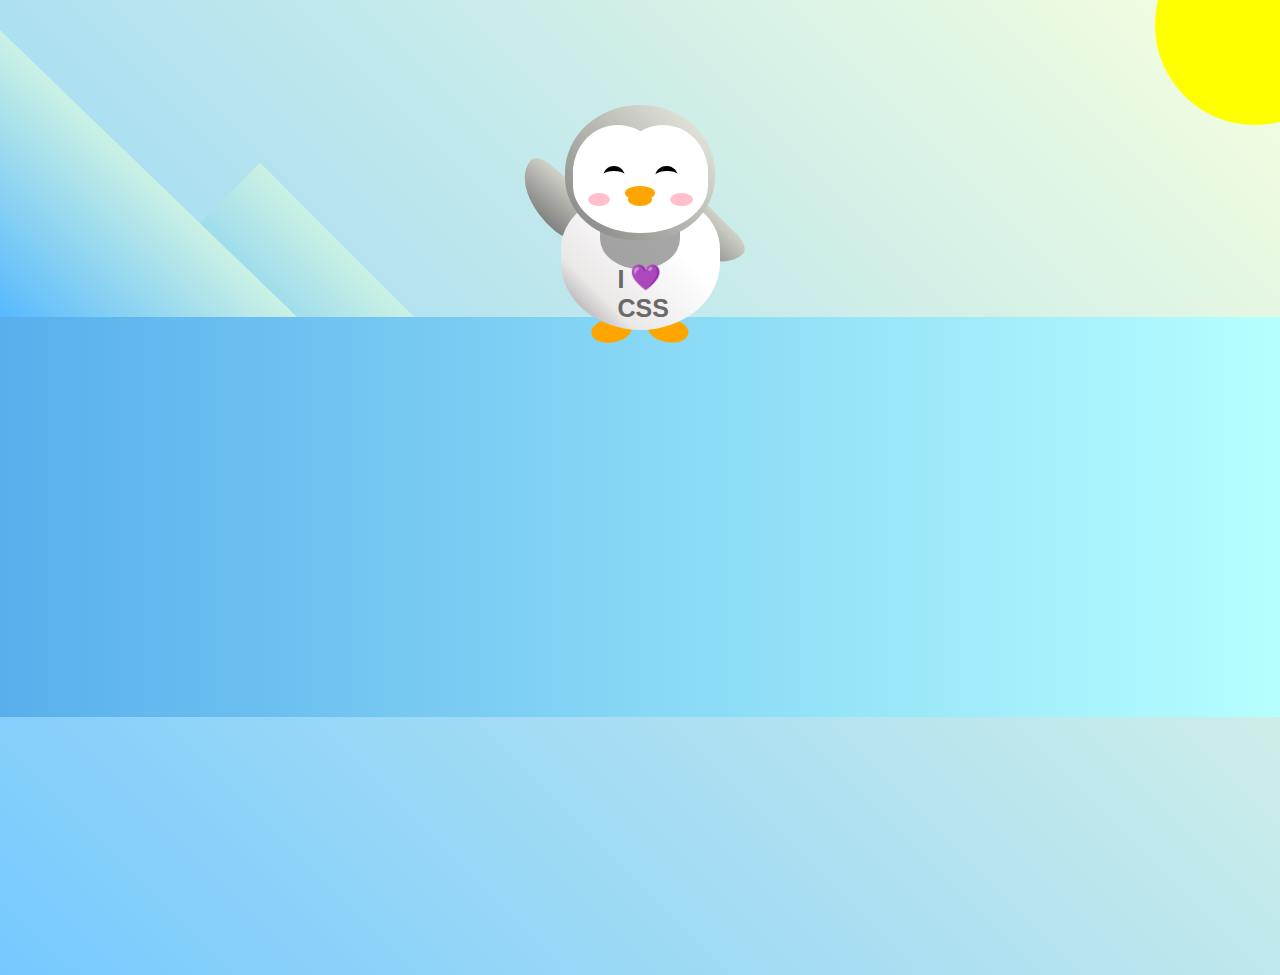
<file: Freecodecamp/Penguin/Index.htm>
<!DOCTYPE html>
<html lang="en">
  <head>
    <meta charset="UTF-8" />
    <link rel="stylesheet" href="./styles.css" />
    <title>Penguin</title>
    <meta name="viewport" content="width=device-width, initial-scale=1.0" />
  </head>

  <body>
    <div class="left-mountain"></div>
    <div class="back-mountain"></div>
    <div class="sun"></div>
    <div class="penguin">
      <div class="penguin-head">
        <div class="face left"></div>
        <div class="face right"></div>
        <div class="chin"></div>
        <div class="eye left">
          <div class="eye-lid"></div>
        </div>
        <div class="eye right">
          <div class="eye-lid"></div>
        </div>
        <div class="blush left"></div>
        <div class="blush right"></div>
        <div class="beak top"></div>
        <div class="beak bottom"></div>
      </div>
      <div class="shirt">
        <div>💜</div>
        <p>I CSS</p>
      </div> 
      <div class="penguin-body">
        <div class="arm left"></div>
        <div class="arm right"></div>
        <div class="foot left"></div>
        <div class="foot right"></div>
      </div>
    </div>

    <div class="ground"></div>
  </body>
</html>
</file>
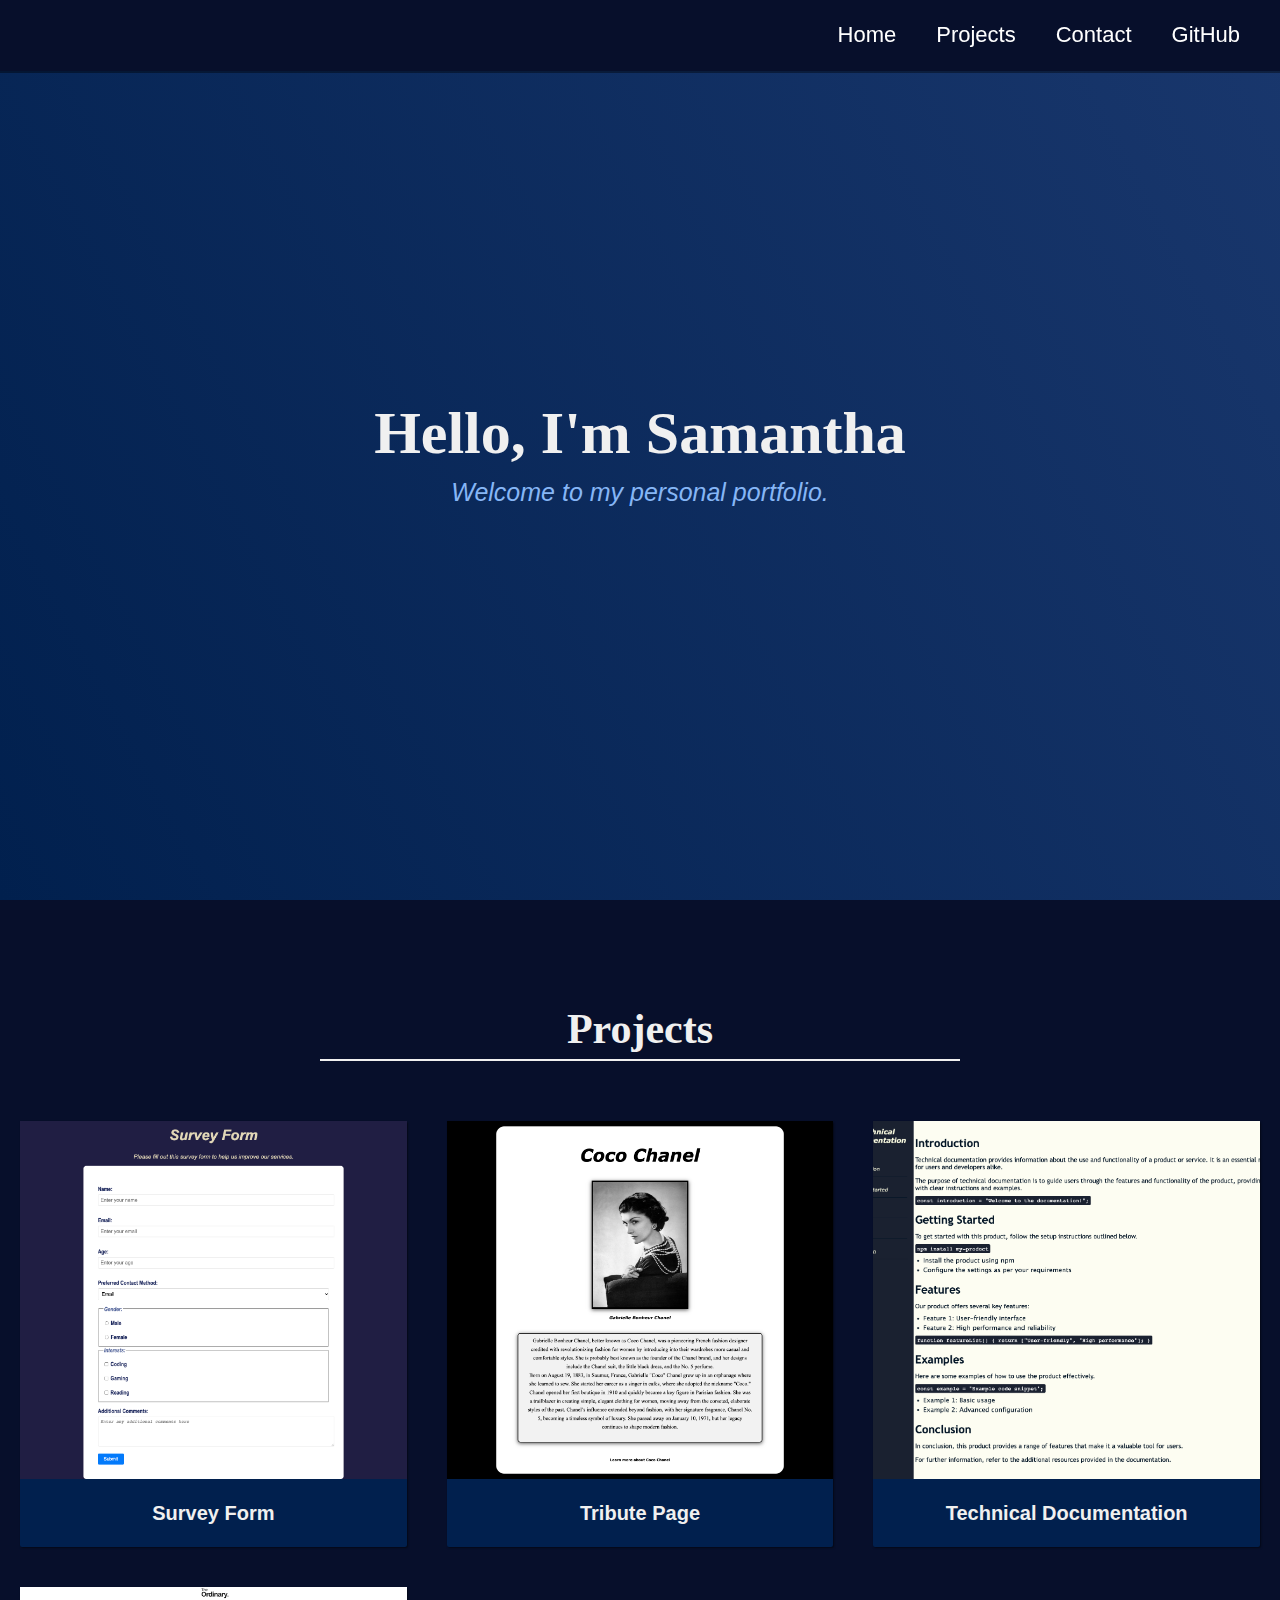
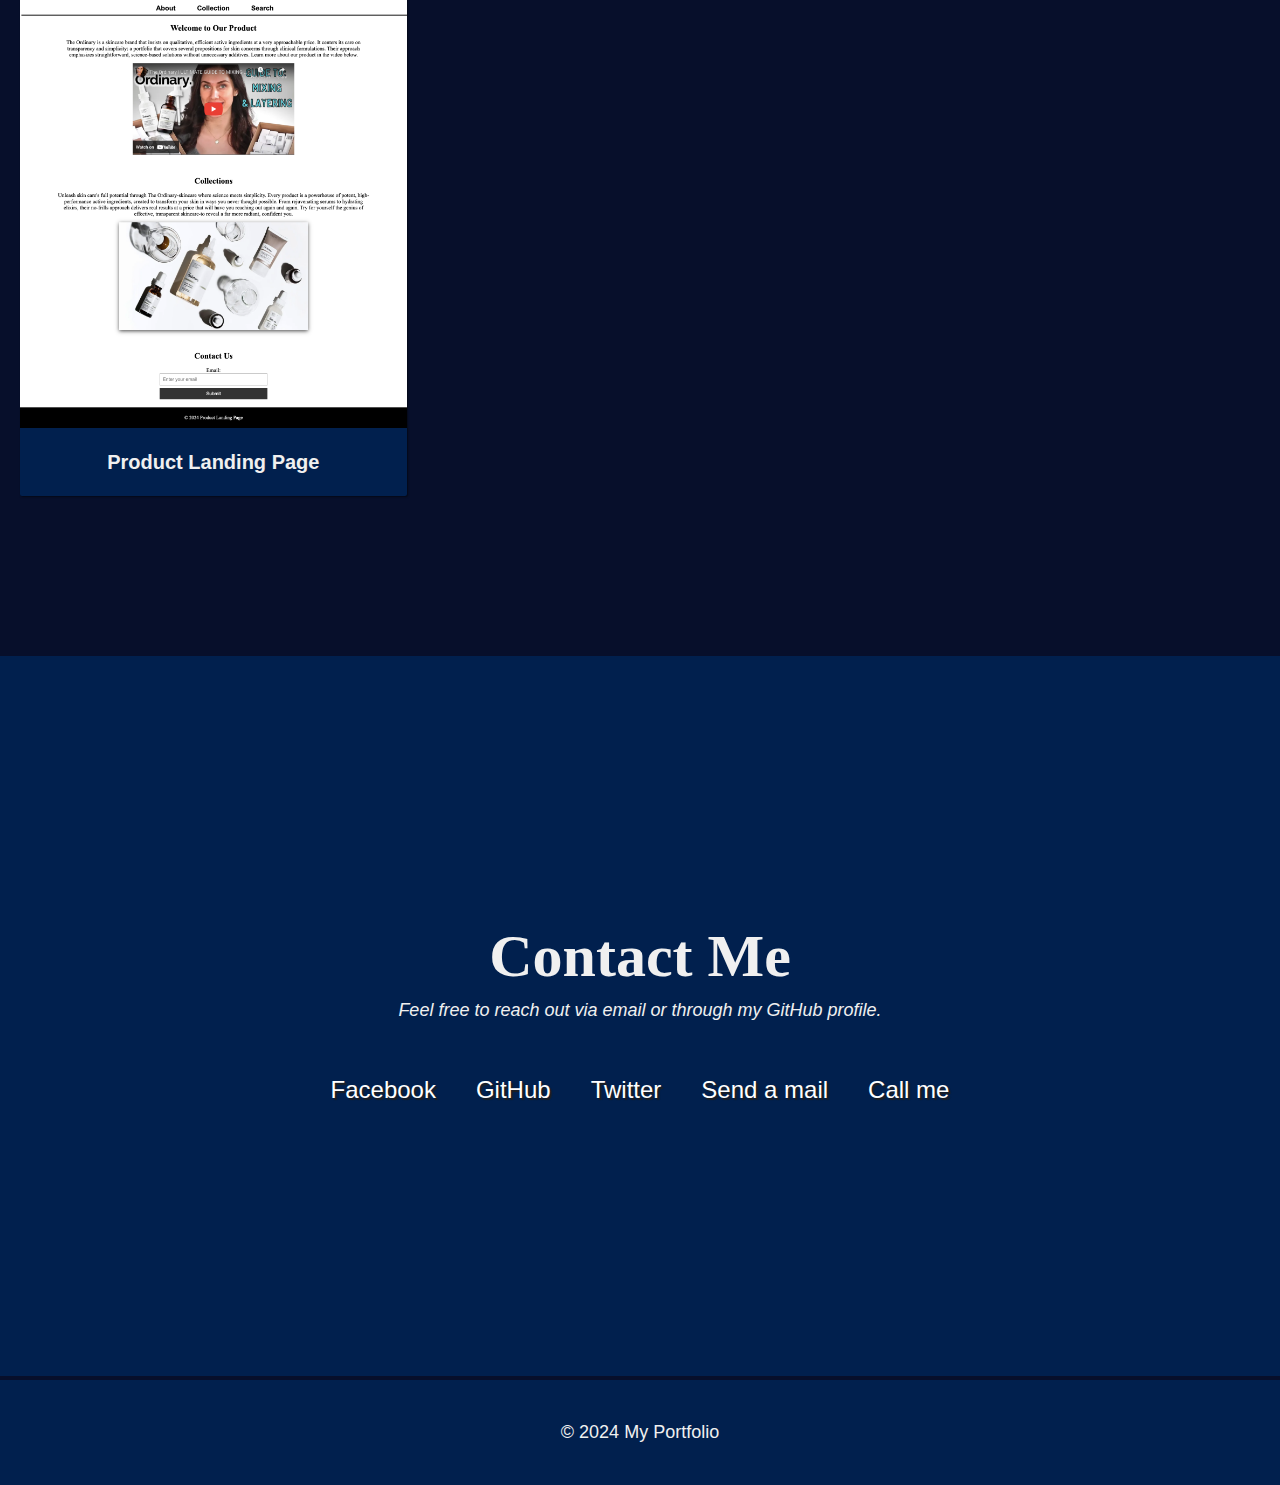
<file: Freecodecamp/Portfolio/index.htm>
<!DOCTYPE html>
<html lang="en">
<head>
    <meta charset="UTF-8">
    <meta name="viewport" content="width=device-width, initial-scale=1.0">
    <title>Personal Portfolio</title>
    <link rel="stylesheet" href="styles.css">
</head>
<body>
    <!-- Navbar Section -->
    <header id="navbar" class="nav">
        <nav>
            <ul class="nav-list">
                <li><a href="#welcome-section">Home</a></li>
                <li><a href="#projects">Projects</a></li>
                <li><a href="#contact">Contact</a></li>
                <li><a id="profile-link" href="https://github.com/Lunaviee" target="_blank">GitHub</a></li>
            </ul>
        </nav>
    </header>

    <!-- Welcome Section -->
    <section id="welcome-section" class="welcome-section">
        <h1>Hello, I'm Samantha</h1>
        <p>Welcome to my personal portfolio.</p>
    </section>

    <!-- Projects Section -->
    <section id="projects" class="projects-section">
        <div class="projects-section-header">
            <h2>Projects</h2>
        </div>
        <div class="projects-grid">
            <!-- Project 1 -->
            <div class="project project-tile">
                <a href="/Forms/SurveyForm.htm" target="_blank">
                    <img src="./image/forms.png" alt="Survey Form Project" class="project-image">
                </a>
                <h3 class="project-title">Survey Form</h3>
            </div>

            <!-- Project 2 -->
            <div class="project project-tile">
                <a href="/Tribute/TributePage.htm" target="_blank">
                    <img src="./image/Tribute.png" alt="Tribute Page Project" class="project-image">
                </a>
                <h3 class="project-title">Tribute Page</h3>
            </div>

            <!-- Project 3 -->
            <div class="project project-tile">
                <a href="/Technical Doc/Tech.htm" target="_blank">
                    <img src="./image/Tech.png" alt="Technical Documentation Project" class="project-image">
                </a>
                <h3 class="project-title">Technical Documentation</h3>
            </div>

            <!-- Project 4 -->
            <div class="project project-tile">
                <a href="/Productlanding/index.htm" target="_blank">
                    <img src="./image/product.png" alt="Product Landing Page Project" class="project-image">
                </a>
                <h3 class="project-title">Product Landing Page</h3>
            </div>
        </div>
    </section>

    <!-- Contact Section -->
    <section id="contact" class="contact-section">
        <div class="contact-section-header">
            <h2>Contact Me</h2>
            <p>Feel free to reach out via email or through my GitHub profile.</p>
        </div>
        <div class="contact-links">
            <a
              href="https://facebook.com/freecodecamp"
              target="_blank"
              class="btn contact-details"
              ><i class="fab fa-facebook-square"></i> Facebook</a
            >
            <a
              id="profile-link"
              href="https://github.com/Lunaviee"
              target="_blank"
              class="btn contact-details"
              ><i class="fab fa-github"></i> GitHub</a
            >
            <a
              href="https://twitter.com/freecodecamp"
              target="_blank"
              class="btn contact-details"
              ><i class="fab fa-twitter"></i> Twitter</a
            >
            <a href="mailto:example@example.com" class="btn contact-details"
              ><i class="fas fa-at"></i> Send a mail</a
            >
            <a href="tel:555-555-5555" class="btn contact-details"
              ><i class="fas fa-mobile-alt"></i> Call me</a
            >
        </div>
    </section>

    <!-- Footer Section -->
    <footer>
        <p>&copy; 2024 My Portfolio</p>
    </footer>
</body>
</html>
</file>
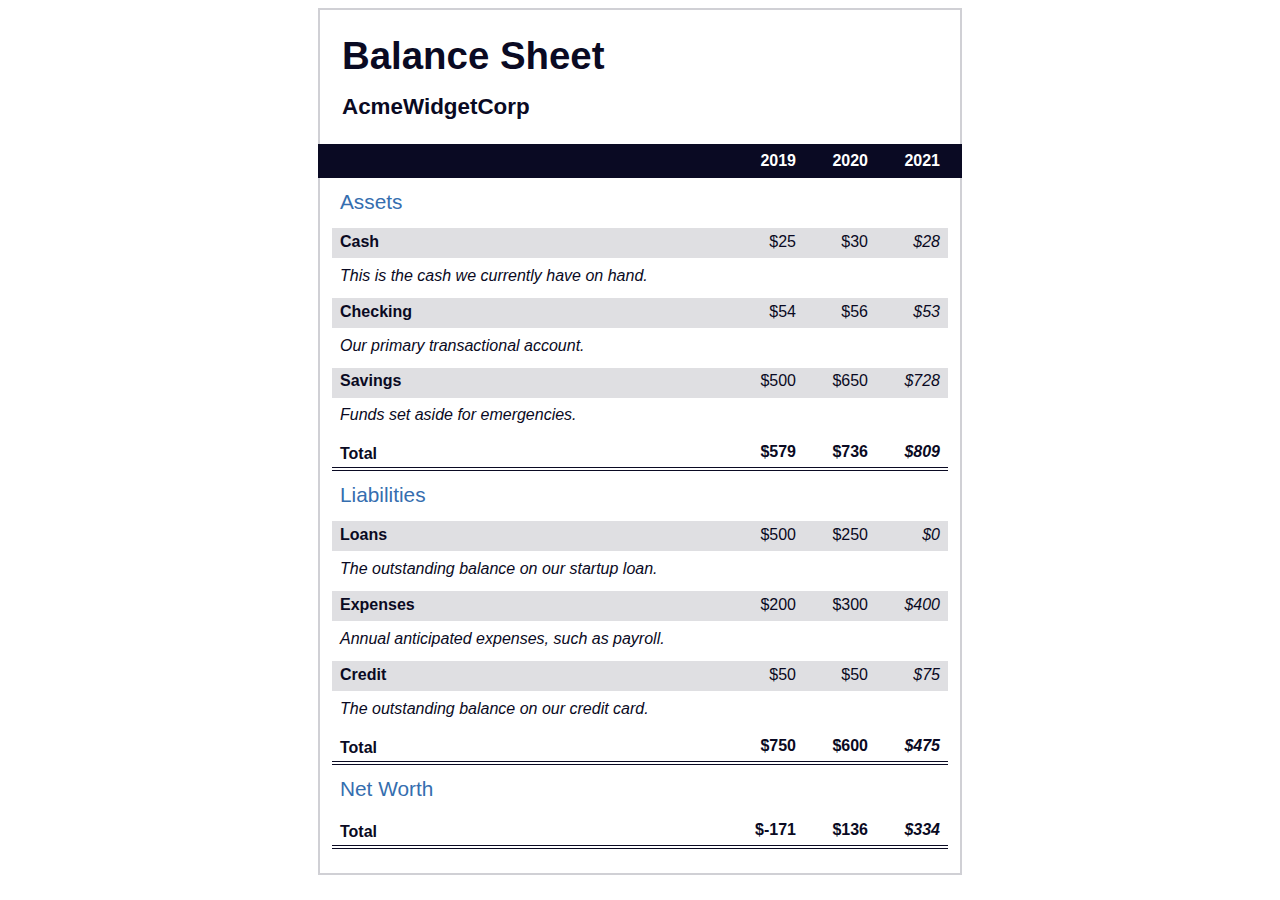
<file: Freecodecamp/Sheets/index.htm>
<!DOCTYPE html>
<html lang="en">
  <head>
    <meta charset="UTF-8">
    <meta name="viewport" content="width=device-width, initial-scale=1.0">
    <title>Balance Sheet</title>
    <link rel="stylesheet" href="./styles.css">
  </head>
  <body>
    <main>
      <section>
        <h1>
          <span class="flex">
            <span>AcmeWidgetCorp</span>
            <span>Balance Sheet</span>
          </span>
        </h1>
        <div id="years" aria-hidden="true">
          <span class="year">2019</span>
          <span class="year">2020</span>
          <span class="year">2021</span>
        </div>
        <div class="table-wrap">
          <table>
            <caption>Assets</caption>
            <thead>
              <tr>
                <td></td>
                <th><span class="sr-only year">2019</span></th>
                <th><span class="sr-only year">2020</span></th>
                <th class="current"><span class="sr-only year">2021</span></th>
              </tr>
            </thead>
            <tbody>
              <tr class="data">
                <th>Cash <span class="description">This is the cash we currently have on hand.</span></th>
                <td>$25</td>
                <td>$30</td>
                <td class="current">$28</td>
              </tr>
              <tr class="data">
                <th>Checking <span class="description">Our primary transactional account.</span></th>
                <td>$54</td>
                <td>$56</td>
                <td class="current">$53</td>
              </tr>
              <tr class="data">
                <th>Savings <span class="description">Funds set aside for emergencies.</span></th>
                <td>$500</td>
                <td>$650</td>
                <td class="current">$728</td>
              </tr>
              <tr class="total">
                <th>Total <span class="sr-only">Assets</span></th>
                <td>$579</td>
                <td>$736</td>
                <td class="current">$809</td>
              </tr>
            </tbody>
          </table>
          <table>
            <caption>Liabilities</caption>
            <thead>
              <tr>
              <td></td>
              <th><span class="sr-only">2019</span></th>
              <th><span class="sr-only">2020</span></th>
              <th><span class="sr-only">2021</span></th>
              </tr>
            </thead>
            <tbody>
              <tr class="data">
                <th>Loans <span class="description">The outstanding balance on our startup loan.</span></th>
                <td>$500</td>
                <td>$250</td>
                <td class="current">$0</td>
              </tr>
              <tr class="data">
                <th>Expenses <span class="description">Annual anticipated expenses, such as payroll.</span></th>
                <td>$200</td>
                <td>$300</td>
                <td class="current">$400</td>
              </tr>
              <tr class="data">
                <th>Credit <span class="description">The outstanding balance on our credit card.</span></th>
                <td>$50</td>
                <td>$50</td>
                <td class="current">$75</td>
              </tr>
              <tr class="total">
                <th>Total <span class="sr-only">Liabilities</span></th>
                <td>$750</td>
                <td>$600</td>
                <td class="current">$475</td>
              </tr>
            </tbody>
          </table>
          <table>
            <caption>Net Worth</caption>
            <thead>
              <tr>
              <td></td>
              <th><span class="sr-only">2019</span></th>
              <th><span class="sr-only">2020</span></th>
              <th><span class="sr-only">2021</span></th>
              </tr>
            </thead>
            <tbody>
              <tr class="total">
                <th>Total <span class="sr-only">Net Worth</span></th>
                <td>$-171</td>
                <td>$136</td>
                <td class="current">$334</td>
              </tr>
            </tbody>
          </table>
        </div>
      </section>
    </main>
  </body>
</html>
</file>
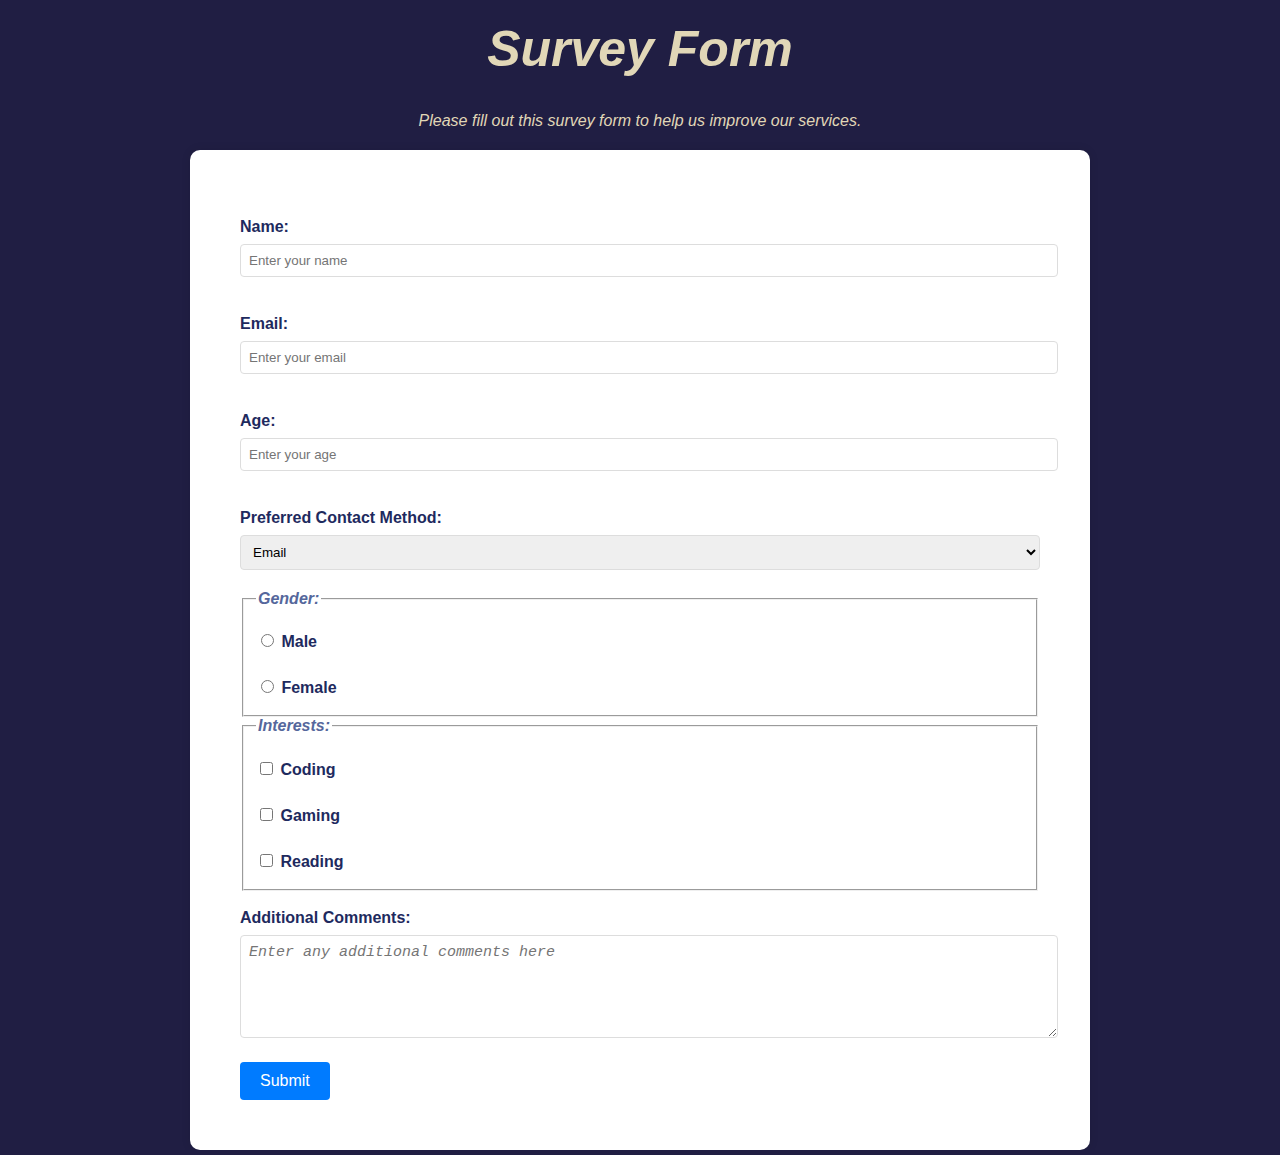
<file: Freecodecamp/Forms/SurveyForm.htm>
<!DOCTYPE html>
<html lang="en">
<head>
    <meta charset="UTF-8">
    <meta name="viewport" content="width=device-width, initial-scale=1.0">
    <title>Survey Form</title>
    <link rel="stylesheet" href="./css/styles.css">
</head>
<body>
    <h1 id="title">Survey Form</h1>
    <p id="description">Please fill out this survey form to help us improve our services.</p>
    
    <form id="survey-form">
        <label id="name-label" for="name">Name:</label>
        <input id="name" type="text" name="name" placeholder="Enter your name" required>
        
        <label id="email-label" for="email">Email:</label>
        <input id="email" type="email" name="email" placeholder="Enter your email" required>
        
        <label id="number-label" for="number">Age:</label>
        <input id="number" type="number" name="age" placeholder="Enter your age" min="13" max="120" required>
        
        <label for="dropdown">Preferred Contact Method:</label>
        <select id="dropdown" name="contact-method">
            <option value="email">Email</option>
            <option value="phone">Phone</option>
        </select>
        
        <fieldset>
            <legend>Gender:</legend>
            <label><input type="radio" name="gender" value="male"> Male</label>
            <label><input type="radio" name="gender" value="female"> Female</label>
        </fieldset>
        
        <fieldset>
            <legend>Interests:</legend>
            <label><input type="checkbox" name="interests" value="coding"> Coding</label>
            <label><input type="checkbox" name="interests" value="gaming"> Gaming</label>
            <label><input type="checkbox" name="interests" value="reading"> Reading</label>
        </fieldset>
        
        <label for="comments">Additional Comments:</label>
        <textarea id="comments" name="comments" rows="5" placeholder="Enter any additional comments here"></textarea>
        
        <button id="submit" type="submit">Submit</button>
    </form>
</body>
</html>
</file>
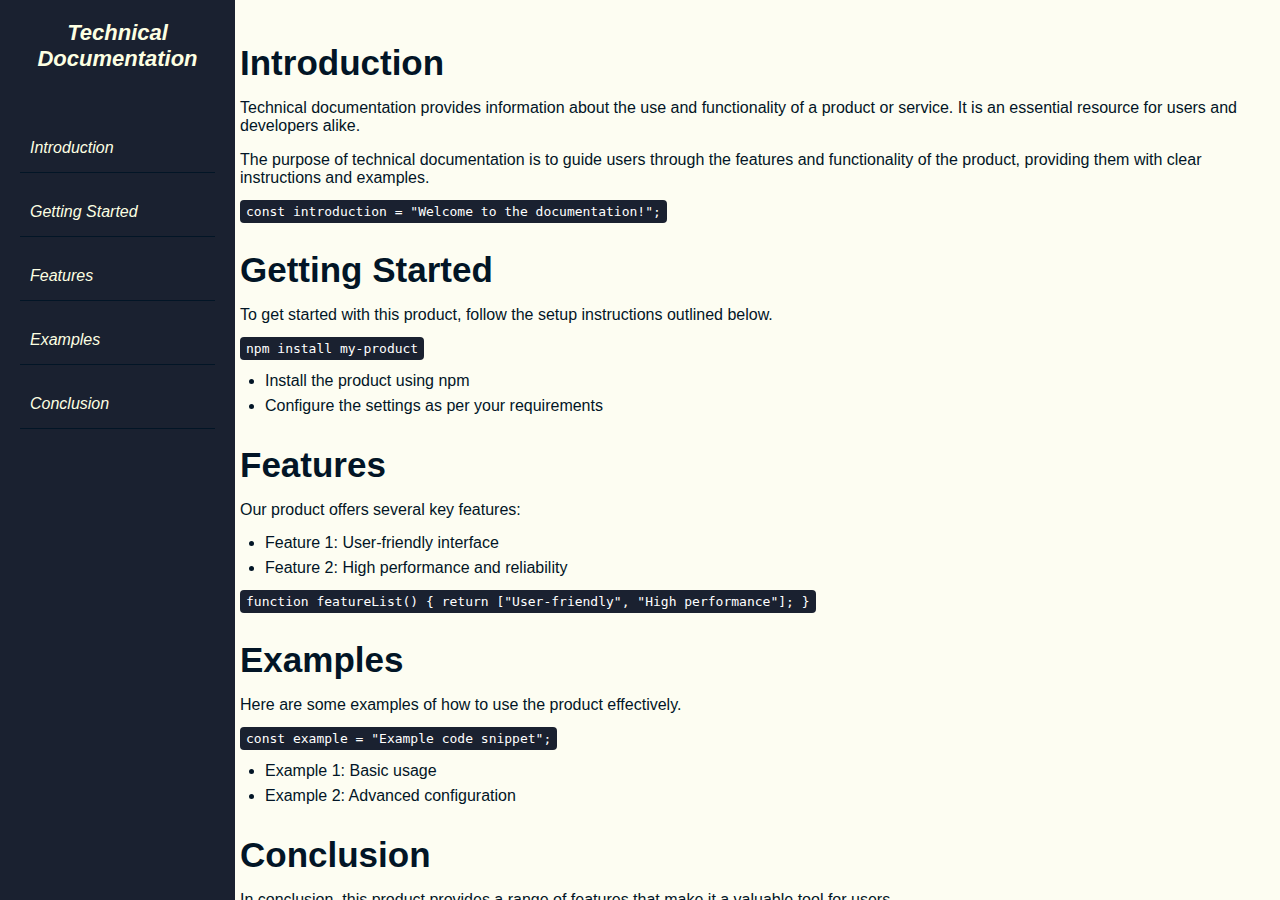
<file: Freecodecamp/Technical Doc/Tech.htm>
<!DOCTYPE html>
<html lang="en">
<head>
    <meta charset="UTF-8">
    <meta name="viewport" content="width=device-width, initial-scale=1.0">
    <title>Technical Documentation</title>
    <link rel="stylesheet" href="styles.css">
</head>
<body>
    <nav id="navbar">
        <header>Technical Documentation</header>
        <a href="#Introduction" class="nav-link">Introduction</a>
        <a href="#Getting_Started" class="nav-link">Getting Started</a>
        <a href="#Features" class="nav-link">Features</a>
        <a href="#Examples" class="nav-link">Examples</a>
        <a href="#Conclusion" class="nav-link">Conclusion</a>
    </nav>

    <main id="main-doc">
        <section class="main-section" id="Introduction">
            <h1>Introduction</h1>
            <p>Technical documentation provides information about the use and functionality of a product or service. It is an essential resource for users and developers alike.</p>
            <p>The purpose of technical documentation is to guide users through the features and functionality of the product, providing them with clear instructions and examples.</p>
            <code>const introduction = "Welcome to the documentation!";</code>
        </section>

        <section class="main-section" id="Getting_Started">
            <h1>Getting Started</h1>
            <p>To get started with this product, follow the setup instructions outlined below.</p>
            <code>npm install my-product</code>
            <ul>
                <li>Install the product using npm</li>
                <li>Configure the settings as per your requirements</li>
            </ul>
        </section>

        <section class="main-section" id="Features">
            <h1>Features</h1>
            <p>Our product offers several key features:</p>
            <ul>
                <li>Feature 1: User-friendly interface</li>
                <li>Feature 2: High performance and reliability</li>
            </ul>
            <code>function featureList() { return ["User-friendly", "High performance"]; }</code>
        </section>

        <section class="main-section" id="Examples">
            <h1>Examples</h1>
            <p>Here are some examples of how to use the product effectively.</p>
            <code>const example = "Example code snippet";</code>
            <ul>
                <li>Example 1: Basic usage</li>
                <li>Example 2: Advanced configuration</li>
            </ul>
        </section>

        <section class="main-section" id="Conclusion">
            <h1>Conclusion</h1>
            <p>In conclusion, this product provides a range of features that make it a valuable tool for users.</p>
            <p>For further information, refer to the additional resources provided in the documentation.</p>
        </section>
    </main>
</body>
</html>
</file>
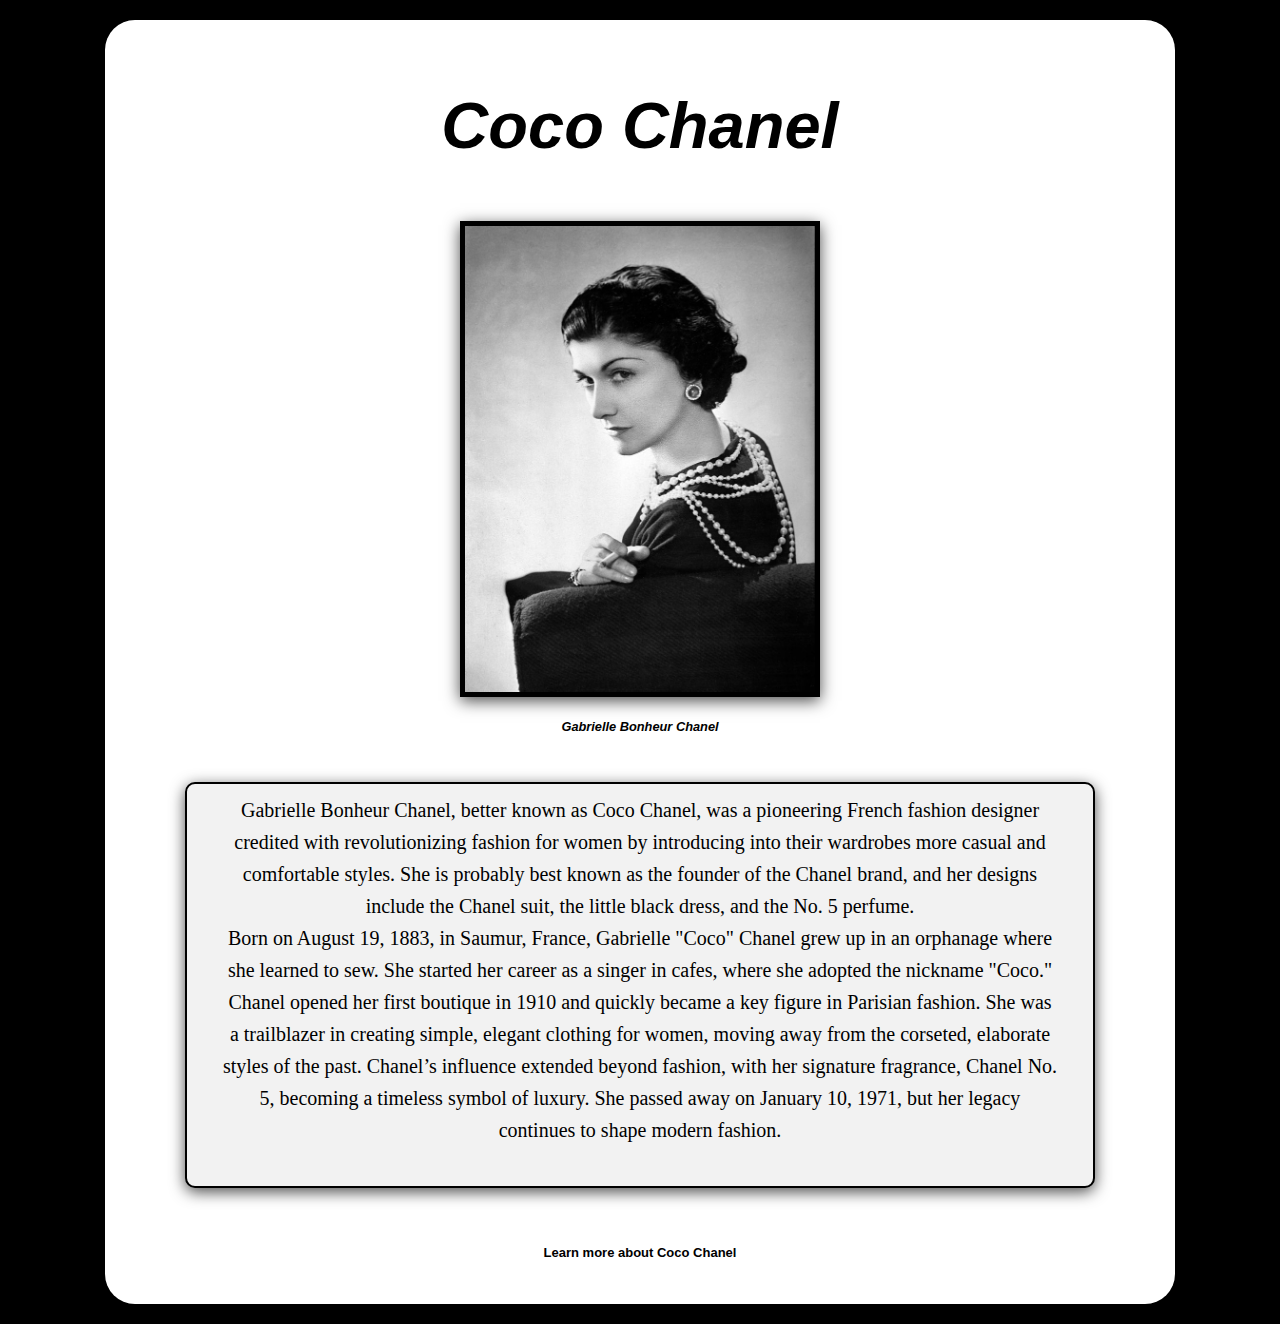
<file: Freecodecamp/Tribute/TributePage.htm>
<!DOCTYPE html>
<html lang="en">
<head>
  <meta charset="UTF-8">
  <meta name="viewport" content="width=device-width, initial-scale=1.0">
  <title>Tribute Page</title>
  <link rel="stylesheet" href="./style.css">
</head>
<body>
  <main id="main">

    <h1 id="title">Coco Chanel</h1>
    <div id="img-div">
      <img id="image" src="./Chanel.jpeg" alt="Dr. Norman Borlaug" width="350" height="400">
      <div id="img-caption">Gabrielle Bonheur Chanel</div>
    </div>
    <div id="tribute-info">
        <p> 
        Gabrielle Bonheur Chanel, better known as Coco Chanel, was a pioneering French fashion designer credited with revolutionizing fashion for women by introducing into their wardrobes more casual and comfortable styles.
        She is probably best known as the founder of the Chanel brand, and her designs include the Chanel suit, the little black dress, and the No. 5 perfume.
        <br>
        Born on August 19, 1883, in Saumur, France, Gabrielle "Coco" Chanel grew up in an orphanage where she learned to sew. 
        She started her career as a singer in cafes, where she adopted the nickname "Coco." Chanel opened her first boutique in 1910 and quickly became a key figure in Parisian fashion. 
        She was a trailblazer in creating simple, elegant clothing for women, moving away from the corseted, elaborate styles of the past. 
        Chanel’s influence extended beyond fashion, with her signature fragrance, Chanel No. 5, becoming a timeless symbol of luxury. 
        She passed away on January 10, 1971, but her legacy continues to shape modern fashion.
        </p>
        
    </div>
    <a id="tribute-link" href="https://www.britannica.com/biography/Coco-Chanel" target="_blank">Learn more about Coco Chanel</a>
  </main>
</body>
</html>
</file>
<file: Freecodecamp/Penguin/styles.css>
:root {
    --penguin-face: white;
    --penguin-picorna: orange;
    --penguin-skin: gray;
  }
  
  body {
    background: linear-gradient(45deg, rgb(118, 201, 255), rgb(247, 255, 222));
    margin: 0;
    padding: 0;
    width: 100%;
    height: 100vh;
    overflow: hidden;
  }
  
  .left-mountain {
    width: 300px;
    height: 300px;
    background: linear-gradient(rgb(203, 241, 228), rgb(80, 183, 255));
    position: absolute;
    transform: skew(0deg, 44deg);
    z-index: 2;
    margin-top: 100px;
  }
  
  .back-mountain {
    width: 300px;
    height: 300px;
    background: linear-gradient(rgb(203, 241, 228), rgb(47, 170, 255));
    position: absolute;
    z-index: 1;
    transform: rotate(45deg);
    left: 110px;
    top: 225px;
  }
  
  .sun {
    width: 200px;
    height: 200px;
    background-color: yellow;
    position: absolute;
    border-radius: 50%;
    top: -75px;
    right: -75px;
  }
  
  .penguin {
    width: 300px;
    height: 300px;
    margin: auto;
    margin-top: 75px;
    z-index: 4;
    position: relative;
    transition: transform 1s ease-in-out 0ms;
  }
  
  .penguin * {
    position: absolute;
  }
  
  .penguin:active {
    transform: scale(1.5);
    cursor: not-allowed;
  }
  
  .penguin-head {
    width: 50%;
    height: 45%;
    background: linear-gradient(
      45deg,
      var(--penguin-skin),
      rgb(239, 240, 228)
    );
    border-radius: 70% 70% 65% 65%;
    top: 10%;
    left: 25%;
    z-index: 1;
  }
  
  .face {
    width: 60%;
    height: 70%;
    background-color: var(--penguin-face);
    border-radius: 70% 70% 60% 60%;
    top: 15%;
  }
  
  .face.left {
    left: 5%;
  }
  
  .face.right {
    right: 5%;
  }
  
  .chin {
    width: 90%;
    height: 70%;
    background-color: var(--penguin-face);
    top: 25%;
    left: 5%;
    border-radius: 70% 70% 100% 100%;
  }
  
  .eye {
    width: 15%;
    height: 17%;
    background-color: black;
    top: 45%;
    border-radius: 50%;
  }
  
  .eye.left {
    left: 25%;
  }
  
  .eye.right {
    right: 25%;
  }
  
  .eye-lid {
    width: 150%;
    height: 100%;
    background-color: var(--penguin-face);
    top: 25%;
    left: -23%;
    border-radius: 50%;
  }
  
  .blush {
    width: 15%;
    height: 10%;
    background-color: pink;
    top: 65%;
    border-radius: 50%;
  }
  
  .blush.left {
    left: 15%;
  }
  
  .blush.right {
    right: 15%;
  }
  
  .beak {
    height: 10%;
    background-color: var(--penguin-picorna);
    border-radius: 50%;
  }
  
  .beak.top {
    width: 20%;
    top: 60%;
    left: 40%;
  }
  
  .beak.bottom {
    width: 16%;
    top: 65%;
    left: 42%;
  }
  
  .shirt {
    font: bold 25px Helvetica, sans-serif;
    top: 165px;
    left: 127.5px;
    z-index: 1;
    color: #6a6969;
  }
  
  .shirt div {
    font-weight:  initial;
    top: 22.5px;
    left: 12px;
  }
  
  .penguin-body {
    width: 53%;
    height: 45%;
    background: linear-gradient(
      45deg,
      rgb(134, 133, 133) 0%,
      rgb(234, 231, 231) 25%,
      white 67%
    );
    border-radius: 80% 80% 100% 100%;
    top: 40%;
    left: 23.5%;
  }
  
  .penguin-body::before {
    content: "";
    position: absolute;
    width: 50%;
    height: 45%;
    background-color: var(--penguin-skin);
    top: 10%;
    left: 25%;
    border-radius: 0% 0% 100% 100%;
    opacity: 70%;
  }
  
  .arm {
    width: 30%;
    height: 60%;
    background: linear-gradient(
      90deg,
      var(--penguin-skin),
      rgb(209, 210, 199)
    );
    border-radius: 30% 30% 30% 120%;
    z-index: -1;
  }
  
  .arm.left {
    top: 35%;
    left: 5%;
    transform-origin: top left; 
    transform: rotate(130deg) scaleX(-1);
    animation: 3s linear infinite wave;
  }
  
  .arm.right {
    top: 0%;
    right: -5%;
    transform: rotate(-45deg);
  }
  
  @keyframes wave {
    10% {
      transform: rotate(110deg) scaleX(-1);
    }
    20% {
      transform: rotate(130deg) scaleX(-1);
    }
    30% {
      transform: rotate(110deg) scaleX(-1);
    }
    40% {
      transform: rotate(130deg) scaleX(-1);
    }
  }
  
  .foot {
    width:  15%;
    height: 30%;
    background-color: var(--penguin-picorna);
    top: 85%;
    border-radius: 50%;
    z-index: -1;
  }
  
  .foot.left {
    left: 25%;
    transform: rotate(80deg);
  }
  
  .foot.right {
    right: 25%;
    transform: rotate(-80deg);
  }
  
  .ground {
    width: 100vw;
    height: 400px;
    background: linear-gradient(90deg, rgb(88, 175, 236), rgb(182, 255, 255));
    z-index: 3;
    position: absolute;
    margin-top: -58px;
  }
</file>
<file: Freecodecamp/Sheets/styles.css>
span[class~="sr-only"] {
    border: 0 !important;
    clip: rect(1px, 1px, 1px, 1px) !important;
    clip-path: inset(50%) !important;
    height: 1px !important;
    width: 1px !important;
    position: absolute !important;
    overflow: hidden !important;
    white-space: nowrap !important;
    padding: 0 !important;
    margin: -1px !important;
  }
  
  html {
    box-sizing: border-box;
  }
  
  body {
    font-family: sans-serif;
    color: #0a0a23;
  }
  
  h1 {
    max-width: 37.25rem;
    margin: 0 auto;
    padding: 1.5rem 1.25rem;
  }
  
  h1 .flex {
    display: flex;
    flex-direction: column-reverse;
    gap: 1rem;
  }
  
  h1 .flex span:first-of-type {
    font-size: 0.7em;
  }
  
  h1 .flex span:last-of-type {
    font-size: 1.2em;
  }
  
  section {
    max-width: 40rem;
    margin: 0 auto;
    border: 2px solid #d0d0d5;
  }
  
  #years {
    display: flex;
    justify-content: flex-end;
    position: sticky;
    z-index: 999;
    top: 0;
    background: #0a0a23;
    color: #fff;
    padding: 0.5rem calc(1.25rem + 2px) 0.5rem 0;
    margin: 0 -2px;
  }
  
  #years span[class] {
    font-weight: bold;
    width: 4.5rem;
    text-align: right;
  }
  
  .table-wrap {
    padding: 0 0.75rem 1.5rem 0.75rem;
  }
  
  table {
    border-collapse: collapse;
    border: 0;
    width: 100%;
    position: relative;
    margin-top: 3rem;
  }
  
  table caption {
    color: #356eaf;
    font-size: 1.3em;
    font-weight: normal;
    position: absolute;
    top: -2.25rem;
    left: 0.5rem;
  }
  
  tbody td {
    width: 100vw;
    min-width: 4rem;
    max-width: 4rem;
  }
  
  tbody th {
    width: calc(100% - 12rem);
  }
  
  tr[class="total"] {
    border-bottom: 4px double #0a0a23;
    font-weight: bold;
  }
  
  tr[class="total"] th {
    text-align: left;
    padding: 0.5rem 0 0.25rem 0.5rem;
  }
  
  tr.total td {
    text-align: right;
    padding: 0 0.25rem;
  }
  
  tr.total td:nth-of-type(3) {
    padding-right: 0.5rem;
  }
  
  tr.total:hover {
    background-color: #99c9ff;
  }
  
  td.current {
    font-style: italic;
  }
  
  tr.data {
    background-image: linear-gradient(to bottom, #dfdfe2 1.845rem, white 1.845rem);
  }
  
  tr.data th {
    text-align: left;
    padding-top: 0.3rem;
    padding-left: 0.5rem;
  }
  
  tr.data th .description {
    display: block;
    font-weight: normal;
    font-style: italic;
    padding: 1rem 0 0.75rem;
    margin-right: -13.5rem;
  }
  
  tr.data td {
    vertical-align: top;
    padding: 0.3rem 0.25rem 0;
    text-align: right;
  }
  
  tr.data td:last-of-type {
    padding-right: 0.5rem;
  }
</file>
<file: Freecodecamp/Forms/css/styles.css>
body {
    font-family: Arial, sans-serif;
    margin: 0;
    padding: 0;
    background-color: #201E43;
}

#title {
    text-align: center;
    margin-top: 20px;
    color: #E1D7B7;
    font-style: italic;
    font-size: 50px;
}

#description {
    text-align: center;
    margin: 10px 0 20px;
    color: #E1D7B7;
    font-size: medium;
    font-style:italic;
}

form {
    width: 80%;
    max-width: 800px;
    margin: 0 auto;
    background: #fff;
    padding: 50px;
    border-radius: 10px;
    box-shadow: 0 0 10px rgba(0, 0, 0, 0.1);
}

label {
    display: block;
    margin-bottom: 8px;
    font-weight: bold;
    font-family: 'Franklin Gothic Medium', 'Arial Narrow', Arial, sans-serif;
    color: #1E2A5E;
    padding-top: 18px;
    
}


input[type="text"],
input[type="email"],
input[type="number"],
select,

textarea {
    width: 100%;
    padding: 8px;
    margin-bottom: 20px;
    border: 1px solid #ddd;
    border-radius: 4px;
}

textarea {
    resize: vertical;
}

legend {
    font-style: oblique;
    font-weight: bold;
    font-size: medium;
    color: #55679C;
    font-family: 'Franklin Gothic Medium', 'Arial Narrow', Arial, sans-serif;

}

#comments {
    font-style: oblique;
    font-size: 15px;
}

button {
    display: inline-block;
    padding: 10px 20px;
    font-size: 16px;
    color: #fff;
    background-color: #007bff;
    border: none;
    border-radius: 4px;
    cursor: pointer;
}

button:hover {
    background-color: #1E2A5E;
}
</file>
<file: Freecodecamp/Technical Doc/styles.css>
/* styles.css */
body {
    font-family: 'Trebuchet MS', 'Lucida Sans Unicode', 'Lucida Grande', 'Lucida Sans', Arial, sans-serif;
    margin: 0;
    padding: 0;
    display: flex;
    background-color: #FDFFE2;
    height: 100vh;
    overflow: hidden; /* Prevent body scrolling */
}

#navbar {
    width: 235px;
    position: fixed;
    left: 0;
    top: 0;
    height: 100%;
    background-color: #1A2130;
    padding: 20px;
    box-sizing: border-box;
    overflow-y: auto;
}

#navbar header {
    font-size: 22px;
    text-align: center;
    color: #FDFFE2;
    padding-bottom: 22px;
    font-style: oblique;
    font-family: Verdana, Geneva, Tahoma, sans-serif;
    font-weight: bolder;
    margin-bottom: 30px;
}

#navbar .nav-link {
    display: block;
    padding: 15px 10px;
    margin: 15px 0;
    color: #FDFFE2;
    border-bottom: 1px solid #021526;
    text-align: left;
    text-decoration: none;
    font-size: 16px;
    font-style: italic;
    font-family:Verdana, Geneva, Tahoma, sans-serif;
}

#navbar .nav-link:hover {
    text-decoration: underline;
}

#main-doc {
    margin-left: 220px; /* Match navbar width */
    padding: 20px;
    width: calc(100% - 220px); /* Adjust width accordingly */
    overflow-y: auto; /* Allows scrolling for the content if it overflows */
    box-sizing: border-box;
    background-color: #fdfdf2;
    color: #021526;
    font-size: medium;
    font-family:'Lucida Sans', 'Lucida Sans Regular', 'Lucida Grande', 'Lucida Sans Unicode', Geneva, Verdana, sans-serif;
}

.main-section {
    margin-bottom: 30px;
}

.main-section h1 {
    font-size: 35px;
    font-weight: bolder;
    font-family: 'Trebuchet MS', 'Lucida Sans Unicode', 'Lucida Grande', 'Lucida Sans', Arial, sans-serif;
    color: #021526;
    margin-bottom: 15px;
    font-weight: bold;
}

code {
    background: #1A2130;
    color: white;
    padding: 4px 6px;
    border-radius: 4px;
    font-size: 1em;
}

.example {
    background: #1A2130;
    padding: 12px;
    border-left: 2px solid #5A72A0;
    margin: 15px 0;
}

p {
    margin-bottom: 15px;
    font-family: 'Trebuchet MS', 'Lucida Sans Unicode', 'Lucida Grande', 'Lucida Sans', Arial, sans-serif;
}

ul {
    list-style-type: disc;
    margin: 15px 0;
    padding-left: 25px;
}

li {
    margin-bottom: 7px;
}

/* Media Queries */
@media (max-width: 768px) {
    body {
        flex-direction: column;
        overflow: auto; /* Allow body to scroll on small screens */
    }

    #navbar {
        width: 100%;
        height: auto;
        position: relative;
        padding: 10px;
    }

    #main-doc {
        margin-left: 0;
        width: 100%;
        padding: 10px;
    }
}
</file>
<file: Freecodecamp/Tribute/style.css>
/* Basic styling */
body {
    font-family: Arial, sans-serif;
    line-height: 1.6;
    margin: 0;
    padding: 0;
    background-color: black;
  }
  
  #main {
    max-width: 1000px;
    margin: 20px auto;
    padding: 10px 35px 40px 35px;
    border-radius: 30px;
    background-color: white;
  }
  
  #title {
    text-align: center;
    font-style: italic;
    font-size: 65px;
    font-family: Verdana, Geneva, Tahoma, sans-serif;
    color: black;
  }
  
  #img-div {
    text-align: center;
    margin: 20px 0;
  }
  
  img {
    display: block;
  }
  #image {
    display: block;
    max-width: 100%;
    height: auto;
    margin: 0 auto;
    border: 5px solid black;
    box-shadow: 0 4px 15px rgba(0, 0, 0, 0.7); 

  }
  
  #img-caption {
    font-style: italic;
    font-family: Verdana, Geneva, Tahoma, sans-serif;
    font-weight: bold;
    color: black;
    padding-top: 20px;
    font-size: 80%;
  }
  
  #tribute-info {
    margin: 20px 0;
    font-size: 1.1em;
    color: black;
    font-family: 'Times New Roman', Times, serif;
    font-size: 20px;
    padding: 5px 45px 15px 45px;
  }
  
  #tribute-info p {
    max-width: 900px;
    margin: 20px auto;
    padding: 10px 35px 40px 35px;
    border-radius: 10px;
    background-color: #f2f2f2;
    text-align: center;
    box-shadow: 0 4px 15px rgba(0, 0, 0, 0.7); 
    border: 2px solid #000;
  }
  
  #tribute-link {
    display: block;
    text-align: center;
    color: black;
    text-decoration: none;
    font-weight: bold;
    font-size: 13px;
    font-family:Verdana, Geneva, Tahoma, sans-serif;
  }
  
  #tribute-link:hover {
    text-decoration:underline;
  }
</file>
<file: Freecodecamp/Portfolio/styles.css>
/* Custom properties/variables  */
:root {
    --main-white: #f0f0f0;
    --main-red: #070F2B;
    --main-blue: #070F2B;
    --main-gray: #01204E;
  }
  
  /* Base reset */
  * {
    margin: 0;
    padding: 0;
  }
  
  /* box-sizing and font sizing */
  *,
  *::before,
  *::after {
    box-sizing: inherit;
  }
  
  html {
    box-sizing: border-box;
    font-size: 62.5%;
    scroll-behavior: smooth;
  }
  
  @media (max-width: 75em) {
    html {
      font-size: 60%;
    }
  }
  
  /* 980px / 16px = 61.25em */
  @media (max-width: 61.25em) {
    html {
      font-size: 58%;
    }
  }
  
  /* 460px / 16px = 28.75em */
  @media (max-width: 28.75em) {
    html {
      font-size: 55%;
    }
  }
  
  /* Base styles */
  
  body {
    font-family: 'Poppins', sans-serif;
    font-size: 1.8rem; /* 18px */
    font-weight: 400;
    line-height: 1.4;
    color: var(--main-white);
  }
  
  h1,
  h2 {
    font-family: 'Times New Roman', Times, serif;
    font-weight: 700;
    text-align: center;
  }


  
  h1 {
    font-size: 6rem;
  }
  
  h2 {
    font-size: 4.2rem;
  }
  
  ul {
    list-style: none;
  }
  
  a {
    text-decoration: none;
    color: white;
  }
  
  img {
    display: block;
    width: 100%;
  }
  
  /* nav */
  
  .nav {
    display: flex;
    justify-content: flex-end;
    position: fixed;
    top: 0;
    left: 0;
    width: 100%;
    background: var(--main-red);
    box-shadow: 0 2px 0 rgba(0, 0, 0, 0.4);
    z-index: 10;
  }
  
  .nav-list {
    display: flex;
    margin-right: 2rem;
  }
  
  @media (max-width: 28.75em) {
    .nav {
      justify-content: center;
    }
  
    .nav-list {
      margin: 0 1rem;
    }
  }
  
  .nav-list a {
    display: block;
    font-size: 2.2rem;
    padding: 2rem;
  }
  
  .nav-list a:hover {
    background: var(--main-blue);
  }
  
  /* Welcome section */
  
  .welcome-section {
    display: flex;
    flex-direction: column;
    justify-content: center;
    align-items: center;
    width: 100%;
    height: 100vh;
    background-color: #1E2A5E;
    background-image: linear-gradient(62deg, #01204E 0%, #19376D 100%);
  }
  
  .welcome-section > p {
    font-size: 2.5rem;
    font-weight: 200;
    font-family: Arial, Helvetica, sans-serif;
    font-style: italic;
    color: #86B6F6;
  }
  
  /* Projects section */
  
  .projects-section {
    text-align: center;
    padding: 10rem 2rem;
    background: var(--main-blue);
  }
  
  .projects-section-header {
    max-width: 640px;
    margin: 0 auto 6rem auto;
    border-bottom: 0.2rem solid var(--main-white);
  }
  
  @media (max-width: 28.75em) {
    .projects-section-header {
      font-size: 4rem;
    }
  }
  
  /* "Automagic" image grid using no media queries */
  .projects-grid {
    display: grid;
    grid-template-columns: repeat(auto-fit, minmax(320px, 1fr));
    grid-gap: 4rem;
    width: 100%;
    max-width: 1280px;
    margin: 0 auto;
    margin-bottom: 6rem;
  }
  
  @media (max-width: 30.625em) {
    .projects-section {
      padding: 6rem 1rem;
    }
  
    .projects-grid {
      grid-template-columns: 1fr;
    }
  }
  
  .project {
    background: var(--main-gray);
    box-shadow: 1px 1px 2px rgba(0, 0, 0, 0.5);
    border-radius: 2px;
  }
  
  .code {
    color: var(--main-gray);
    transition: color 0.3s ease-out;
  }
  
  .project:hover .code {
    color: #ff7f50;
  }
  
  .project-image {
    height: calc(100% - 6.8rem);
    width: 100%;
    object-fit: cover;
  }
  
  .project-title {
    font-size: 2rem;
    padding: 2rem 0.5rem;
  }
  
  .btn {
    display: inline-block;
    padding: 1rem 2rem;
    border-radius: 2px;
  }
  
  .btn-show-all {
    font-size: 2rem;
    background: var(--main-gray);
    transition: background 0.3s ease-out;
  }
  
  .btn-show-all:hover {
    background: var(--main-red);
  }
  
  .btn-show-all:hover > i {
    transform: translateX(2px);
  }
  
  .btn-show-all > i {
    margin-left: 10px;
    transform: translateX(0);
    transition: transform 0.3s ease-out;
  }
  
  /* Contact section */
  
  .contact-section {
    display: flex;
    flex-direction: column;
    justify-content: center;
    align-items: center;
    text-align: center;
    width: 100%;
    height: 80vh;
    padding: 0 2rem;
    background: var(--main-gray);
  }
  
  .contact-section-header > h2 {
    font-size: 6rem;
  }
  
  @media (max-width: 28.75em) {
    .contact-section-header > h2 {
      font-size: 4rem;
    }
  }
  
  .contact-section-header > p {
    font-style: italic;
  }
  
  .contact-links {
    display: flex;
    justify-content: center;
    width: 100%;
    max-width: 980px;
    margin-top: 4rem;
    flex-wrap: wrap;
  }
  
  .contact-details {
    font-size: 2.4rem;
    text-shadow: 2px 2px 1px #1f1f1f;
    transition: transform 0.3s ease-out;
  }
  
  .contact-details:hover {
    transform: translateY(8px);
  }
  
  /* Footer */
  
  footer {
    font-weight: 300;
    display: flex;
    justify-content: space-evenly;
    padding: 2rem;
    background: var(--main-gray);
    border-top: 4px solid var(--main-red);
  }
  
  footer > p {
    margin: 2rem;
  }
  
  footer i {
    vertical-align: middle;
  }
  
  @media (max-width: 28.75em) {
    footer {
      flex-direction: column;
      text-align: center;
    }
  }
</file>
